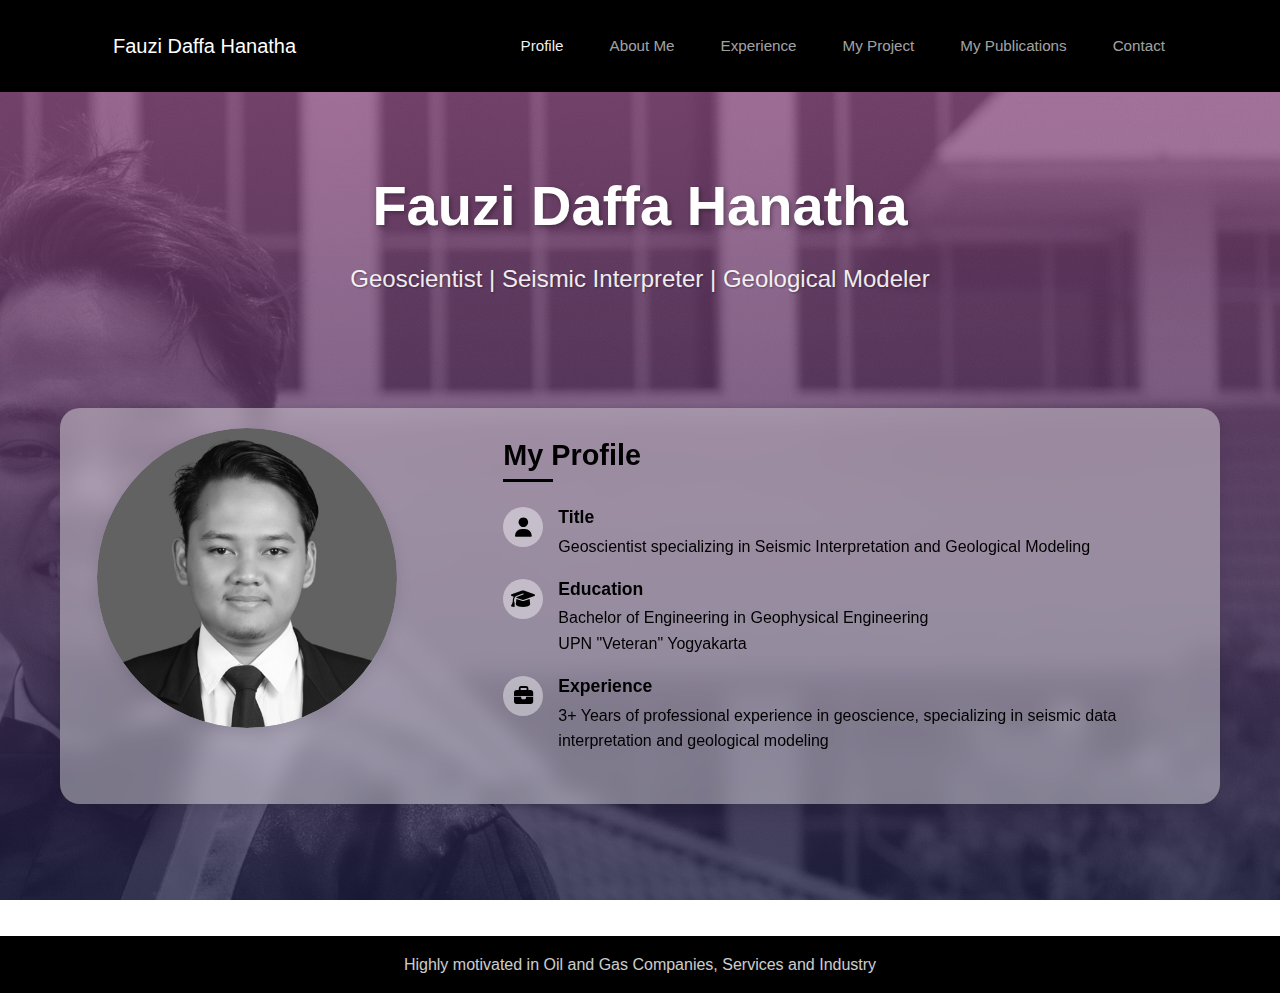
<file: index.html>
<!DOCTYPE html>
<html lang="id">
<head>
    <meta charset="UTF-8">
    <meta name="viewport" content="width=device-width, initial-scale=1.0">
    <title>Profile - Fauzi Daffa Hanatha | Geoscientist</title>
    <link href="https://cdn.jsdelivr.net/npm/bootstrap@5.3.0-alpha3/dist/css/bootstrap.min.css" rel="stylesheet">
    <link rel="stylesheet" href="style.css">
    <script src="https://cdn.jsdelivr.net/npm/bootstrap@5.3.0-alpha3/dist/js/bootstrap.bundle.min.js"></script>
    <link rel="stylesheet" href="https://cdnjs.cloudflare.com/ajax/libs/font-awesome/6.4.0/css/all.min.css">
    <style>
        :root {
            --primary-color: #000000;
            --secondary-color: #000000;
            --accent-color: #000000;
            --light-color: #000000;
            --dark-color: #000000;
            --text-color: #000000;
            --box-shadow: 0 5px 15px rgba(0,0,0,0.1);
            --transition: all 0.3s ease;
        }

        body {
            font-family: 'Aptos', Arial, sans-serif;
            color: var(--text-color);
            line-height: 1.6;
            background: linear-gradient(rgba(155, 76, 135, 0.7), rgba(31, 32, 73, 0.7)), url('Background Profile.jpg');
            background-size: cover;
            background-position: center;
            background-attachment: fixed;
            position: relative;
            min-height: 100vh;
            display: flex;
            flex-direction: column;
        }

        .main-content {
            flex: 1 0 auto;
            padding-bottom: 2rem;
        }

        .bg-dark {
            background-color: #212529 !important;
            position: absolute;
            bottom: 0;
            width: 100%;
        }

        /* Professional Header */
        .professional-header {
            background: transparent;
            color: rgb(255, 255, 255);
            padding: 60px 0 40px;
            text-align: center;
            position: relative;
            animation: fadeIn 1s ease-out;
        }

        .professional-title {
            font-size: 3.5rem;
            font-weight: 700;
            margin-bottom: 20px;
            position: relative;
            color: rgb(255, 255, 255);
            text-shadow: 2px 2px 4px rgba(0,0,0,0.3);
            animation: fadeInUp 1s ease-out 0.2s;
            animation-fill-mode: both;
        }

        .professional-subtitle {
            font-size: 1.5rem;
            font-weight: 300;
            margin-bottom: 30px;
            opacity: 0.9;
            color: white;
            text-shadow: 1px 1px 2px rgba(0,0,0,0.3);
            animation: fadeInUp 1s ease-out 0.4s;
            animation-fill-mode: both;
        }

        /* Profile Section */
        .profile-section {
            padding: 40px 0;
            background: transparent;
        }

        .profile-container {
            max-width: 1200px;
            margin: 0 auto;
            padding: 0 20px;
        }

        .profile-content {
            display: grid;
            grid-template-columns: 1fr 2fr;
            gap: 40px;
            align-items: start;
            background: rgba(255, 255, 255, 0.397);
            border-radius: 20px;
            box-shadow: var(--box-shadow);
            overflow: hidden;
            backdrop-filter: blur(10px);
            margin-bottom: 20px;
            animation: fadeInUp 1s ease-out 0.6s;
            animation-fill-mode: both;
        }

        @media (max-width: 768px) {
            .profile-content {
                grid-template-columns: 1fr;
            }
        }

        .profile-image-container {
            position: relative;
            overflow: hidden;
            border-radius: 50%;
            width: 300px;
            height: 300px;
            margin: 20px auto;
            box-shadow: var(--box-shadow);
        }

        .profile-image {
            width: 100%;
            height: 100%;
            object-fit: cover;
            transition: transform 0.5s ease;
            border-radius: 50%;
        }

        .profile-image-container:hover .profile-image {
            transform: scale(1.05);
        }

        .profile-info {
            padding: 30px;
        }

        .info-section {
            margin-bottom: 20px;
            animation: fadeInUp 1s ease-out 0.8s;
            animation-fill-mode: both;
        }

        .section-title {
            color: var(--primary-color);
            font-size: 1.8rem;
            font-weight: 600;
            margin-bottom: 25px;
            position: relative;
            padding-bottom: 10px;
        }

        .section-title::after {
            content: '';
            position: absolute;
            bottom: 0;
            left: 0;
            width: 50px;
            height: 3px;
            background: var(--secondary-color);
        }

        .info-item {
            display: flex;
            align-items: flex-start;
            margin-bottom: 20px;
        }

        .info-icon {
            width: 40px;
            height: 40px;
            background: rgba(255, 255, 255, 0.432);
            border-radius: 50%;
            display: flex;
            align-items: center;
            justify-content: center;
            margin-right: 15px;
            color: var(--secondary-color);
            font-size: 1.2rem;
            flex-shrink: 0;
        }

        .info-text {
            flex: 1;
        }

        .info-text h4 {
            color: var(--primary-color);
            font-size: 1.1rem;
            font-weight: 600;
            margin-bottom: 5px;
        }

        .info-text p {
            color: var(--text-color);
            margin: 0;
            line-height: 1.6;
        }

        /* Skills Section */
        .skills-section {
            margin-top: 40px;
            animation: fadeInUp 1s ease-out 1s;
            animation-fill-mode: both;
        }

        .skill-item {
            margin-bottom: 25px;
        }

        .skill-header {
            display: flex;
            justify-content: space-between;
            margin-bottom: 10px;
        }

        .skill-name {
            color: var(--primary-color);
            font-weight: 600;
        }

        .skill-percentage {
            color: var(--secondary-color);
            font-weight: 500;
        }

        .skill-bar {
            height: 8px;
            background: rgba(255, 255, 255, 0.6);
            border-radius: 4px;
            overflow: hidden;
        }

        .skill-progress {
            height: 100%;
            background: linear-gradient(90deg, var(--secondary-color), var(--primary-color));
            border-radius: 4px;
            transition: width 1s ease;
        }

        /* Professional Footer */
        footer {
            background: var(--primary-color);
            color: white;
            text-align: center;
            padding: 1rem;
            margin-top: auto;
            width: 100%;
        }

        footer p {
            margin: 0;
            opacity: 0.8;
        }

        /* Navbar Styles */
        .navbar {
            background: #000000 !important;
            padding: 0.5rem 0;
        }
        
        .navbar-brand {
            font-weight: 500;
            font-size: 1.25rem;
            color: var(--text-light) !important;
            padding: 0 1rem;
        }
        
        .navbar-nav .nav-link {
            color: rgba(255, 255, 255, 0.65) !important;
            padding: 1rem 1.25rem;
            font-size: 0.95rem;
            font-weight: 400;
        }

        .navbar-nav .nav-link:hover {
            color: rgba(255, 255, 255, 0.95) !important;
        }

        .navbar-nav .nav-link.active {
            color: rgba(255, 255, 255, 0.95) !important;
            font-weight: 400;
        }

        .navbar-nav .nav-link.active::after {
            display: none;
        }

        /* Animation Keyframes */
        @keyframes fadeInUp {
            from {
                opacity: 0;
                transform: translateY(30px);
            }
            to {
                opacity: 1;
                transform: translateY(0);
            }
        }

        @keyframes fadeIn {
            from {
                opacity: 0;
            }
            to {
                opacity: 1;
            }
        }
    </style>
</head>
<body>
    <!-- Navbar -->
    <nav class="navbar navbar-expand-lg navbar-dark sticky-top">
        <div class="container">
            <a class="navbar-brand" href="#">Fauzi Daffa Hanatha</a>
            <button class="navbar-toggler" type="button" data-bs-toggle="collapse" data-bs-target="#navbarNav">
                <span class="navbar-toggler-icon"></span>
            </button>
            <div class="collapse navbar-collapse" id="navbarNav">
                <ul class="navbar-nav ms-auto">
                    <li class="nav-item"><a class="nav-link active" href="index.html">Profile</a></li>
                    <li class="nav-item"><a class="nav-link" href="profile.html">About Me</a></li>
                    <li class="nav-item"><a class="nav-link" href="experience.html">Experience</a></li>
                    <li class="nav-item"><a class="nav-link" href="projects.html">My Project</a></li>
                    <li class="nav-item"><a class="nav-link" href="publications.html">My Publications</a></li>
                    <li class="nav-item"><a class="nav-link" href="contact.html">Contact</a></li>
                </ul>
            </div>
        </div>
    </nav>

    <main class="main-content">
        <!-- Professional Header -->
        <div class="professional-header">
            <h1 class="professional-title">Fauzi Daffa Hanatha</h1>
            <p class="professional-subtitle">Geoscientist | Seismic Interpreter | Geological Modeler</p>
        </div>

        <!-- Profile Section -->
        <section class="profile-section">
            <div class="profile-container">
                <div class="profile-content">
                    <div class="profile-image-container">
                        <img src="profile-image.jpg" alt="Fauzi Daffa Hanatha" class="profile-image">
                    </div>
                    <div class="profile-info">
                        <div class="info-section">
                            <h2 class="section-title">My Profile</h2>
                            <div class="info-item">
                                <div class="info-icon">
                                    <i class="fas fa-user"></i>
                                </div>
                                <div class="info-text">
                                    <h4>Title</h4>
                                    <p>Geoscientist specializing in Seismic Interpretation and Geological Modeling</p>
                                </div>
                            </div>
                            <div class="info-item">
                                <div class="info-icon">
                                    <i class="fas fa-graduation-cap"></i>
                                </div>
                                <div class="info-text">
                                    <h4>Education</h4>
                                    <p>Bachelor of Engineering in Geophysical Engineering<br>UPN "Veteran" Yogyakarta</p>
                                </div>
                            </div>
                            <div class="info-item">
                                <div class="info-icon">
                                    <i class="fas fa-briefcase"></i>
                                </div>
                                <div class="info-text">
                                    <h4>Experience</h4>
                                    <p>3+ Years of professional experience in geoscience, specializing in seismic data interpretation and geological modeling</p>
                                </div>
                            </div>
                        </div>
                    </div>
                </div>
            </div>
        </section>
    </main>

    <!-- Footer -->
    <footer>
        <p>Highly motivated in Oil and Gas Companies, Services and Industry</p>
    </footer>

    <script src="https://cdn.jsdelivr.net/npm/bootstrap@5.3.0-alpha3/dist/js/bootstrap.bundle.min.js"></script>
</body>
</html>
</file>
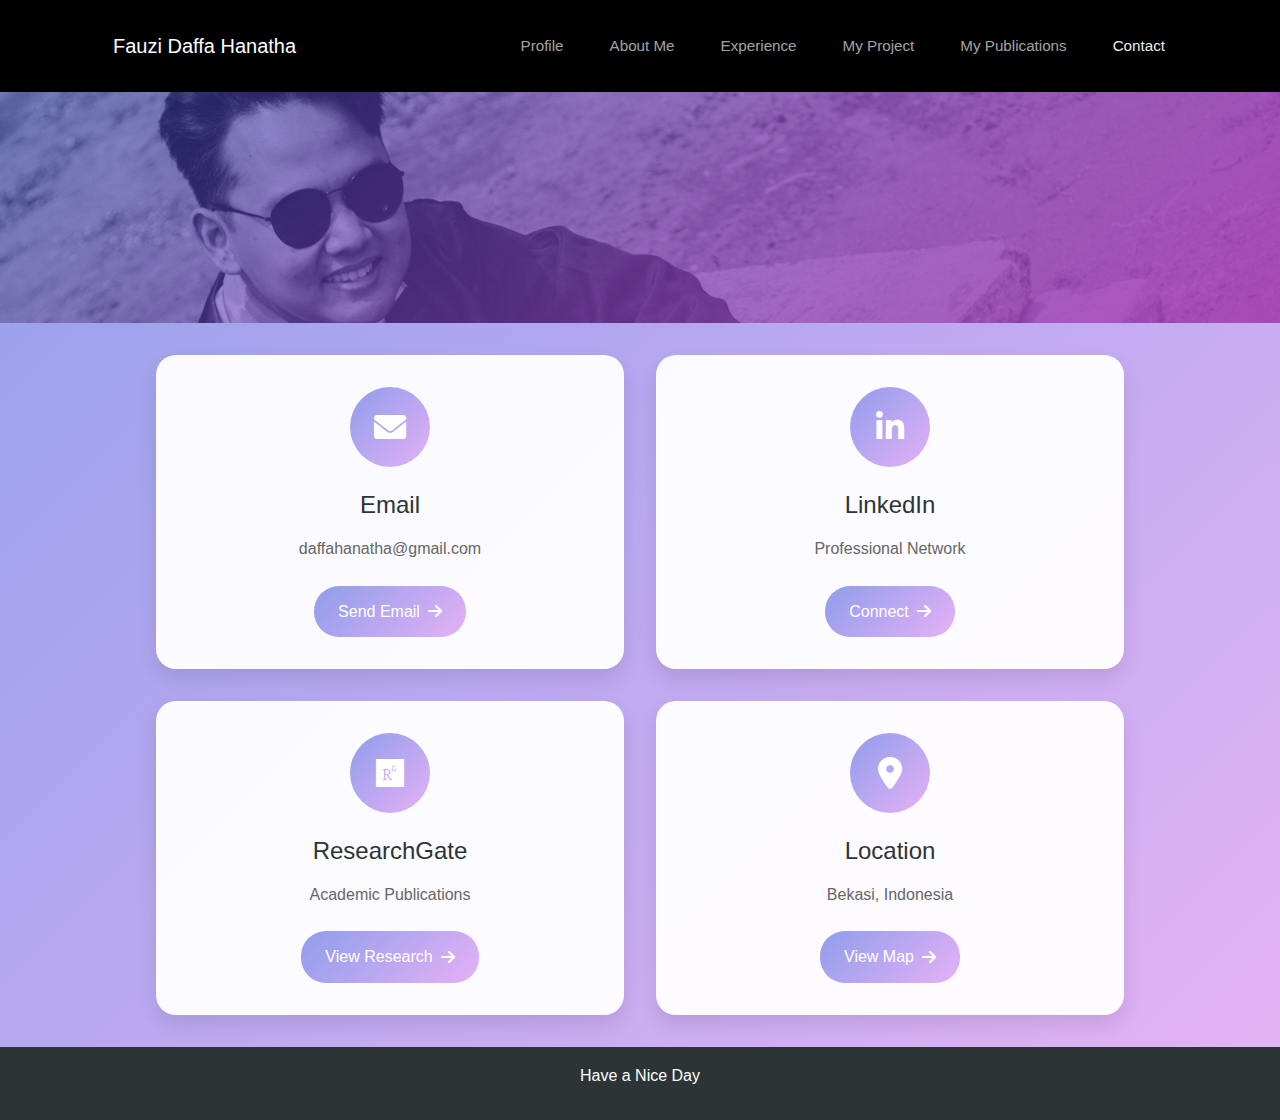
<file: contact.html>
<!DOCTYPE html>
<html lang="id">
<head>
    <meta charset="UTF-8">
    <meta name="viewport" content="width=device-width, initial-scale=1.0">
    <title>Contact - Fauzi Daffa Hanatha</title>
    <link href="https://cdn.jsdelivr.net/npm/bootstrap@5.3.0-alpha3/dist/css/bootstrap.min.css" rel="stylesheet">
    <link rel="stylesheet" href="https://cdnjs.cloudflare.com/ajax/libs/font-awesome/6.0.0/css/all.min.css">
    <link rel="stylesheet" href="style.css">
    <style>
        :root {
            --primary-color: #2d3436;
            --secondary-color: #3498db;
            --accent-color: #cb3ce7;
            --text-light: #ffffff;
            --text-dark: #2d3436;
            --gradient-start: rgba(52, 77, 219, 0.541);
            --gradient-end: rgba(191, 60, 231, 0.39);
        }

        body {
            font-family: 'Aptos', Arial, sans-serif;
            display: flex;
            flex-direction: column;
            min-height: 100vh;
            background: linear-gradient(135deg, var(--gradient-start), var(--gradient-end));
        }

        .navbar {
            background: #000000 !important;
            padding: 0.5rem 0;
        }
        
        .navbar-brand {
            font-weight: 500;
            font-size: 1.25rem;
            color: var(--text-light) !important;
            padding: 0 1rem;
        }
        
        .navbar-nav .nav-link {
            color: rgba(255, 255, 255, 0.65) !important;
            padding: 1rem 1.25rem;
            font-size: 0.95rem;
            font-weight: 400;
        }

        .navbar-nav .nav-link:hover {
            color: rgba(255, 255, 255, 0.95) !important;
        }

        .navbar-nav .nav-link.active {
            color: rgba(255, 255, 255, 0.95) !important;
            font-weight: 400;
        }

        main {
            flex: 1 0 auto;
            padding: 2rem 0;
        }

        .hero-section {
            text-align: center;
            color: white;
            padding: 4rem 0 2rem;
            background: linear-gradient(135deg, rgba(43, 75, 218, 0.4), rgba(168, 63, 182, 0.9)), url('Background Contact.jpg');
            background-size: cover;
            background-position: center;
            position: relative;
            overflow: hidden;
        }

        .hero-content {
            position: relative;
            z-index: 2;
            opacity: 0;
            transform: translateY(30px);
            animation: fadeInUp 1s ease forwards;
        }

        .hero-content h1 {
            font-size: 3rem;
            font-weight: 700;
            margin-bottom: 1rem;
            text-shadow: 2px 2px 4px rgba(0,0,0,0.3);
        }

        .hero-content p {
            font-size: 1.2rem;
            opacity: 0.9;
            max-width: 600px;
            margin: 0 auto;
            line-height: 1.6;
        }

        @keyframes fadeInUp {
            from {
                opacity: 0;
                transform: translateY(30px);
            }
            to {
                opacity: 1;
                transform: translateY(0);
            }
        }

        .contact-grid {
            display: grid;
            grid-template-columns: repeat(2, 1fr);
            gap: 2rem;
            max-width: 1000px;
            margin: 2rem auto;
            padding: 0 1rem;
        }

        .contact-card {
            background: rgba(255, 255, 255, 0.95);
            border-radius: 20px;
            padding: 2rem;
            text-align: center;
            box-shadow: 0 10px 20px rgba(0, 0, 0, 0.1);
        }

        .contact-icon {
            width: 80px;
            height: 80px;
            background: linear-gradient(135deg, var(--gradient-start), var(--gradient-end));
            border-radius: 50%;
            display: flex;
            align-items: center;
            justify-content: center;
            margin: 0 auto 1.5rem;
            color: white;
            font-size: 2rem;
            transition: transform 0.3s ease;
        }

        .contact-card:hover .contact-icon {
            transform: scale(1.1) rotate(360deg);
        }

        .contact-card h3 {
            color: var(--text-dark);
            font-size: 1.5rem;
            margin-bottom: 1rem;
        }

        .contact-card p {
            color: #666;
            margin-bottom: 1.5rem;
        }

        .contact-btn {
            display: inline-flex;
            align-items: center;
            gap: 0.5rem;
            background: linear-gradient(135deg, var(--gradient-start), var(--gradient-end));
            color: white;
            text-decoration: none;
            padding: 0.8rem 1.5rem;
            border-radius: 25px;
            font-weight: 500;
            transition: all 0.3s ease;
        }

        .contact-btn:hover {
            transform: translateX(5px);
        }

        footer {
            background: var(--primary-color);
            color: white;
            text-align: center;
            padding: 1rem;
            margin-top: auto;
        }

        @media (max-width: 768px) {
            .contact-grid {
                grid-template-columns: 1fr;
                max-width: 500px;
            }

            .hero-content h1 {
                font-size: 2.5rem;
            }
        }
    </style>
</head>
<body>
    <!-- Navbar -->
    <nav class="navbar navbar-expand-lg navbar-dark sticky-top">
        <div class="container">
            <a class="navbar-brand" href="#">Fauzi Daffa Hanatha</a>
            <button class="navbar-toggler" type="button" data-bs-toggle="collapse" data-bs-target="#navbarNav">
                <span class="navbar-toggler-icon"></span>
            </button>
            <div class="collapse navbar-collapse" id="navbarNav">
                <ul class="navbar-nav ms-auto">
                    <li class="nav-item"><a class="nav-link" href="index.html">Profile</a></li>
                    <li class="nav-item"><a class="nav-link" href="profile.html">About Me</a></li>
                    <li class="nav-item"><a class="nav-link" href="experience.html">Experience</a></li>
                    <li class="nav-item"><a class="nav-link" href="projects.html">My Project</a></li>
                    <li class="nav-item"><a class="nav-link" href="publications.html">My Publications</a></li>
                    <li class="nav-item"><a class="nav-link active" href="contact.html">Contact</a></li>
                </ul>
            </div>
        </div>
    </nav>
        <!-- Hero Section -->
        <div class="hero-section">
            <div class="container">
                <div class="hero-content">
                    <h1>Contact me</h1>
                    <p>I am happy to hear your ideas or suggestions. Feel free to reach out through any of these channels.</p>
                </div>
            </div>
        </div>

        <!-- Contact Grid -->
        <div class="container">
            <div class="contact-grid">
                <!-- Email -->
                <div class="contact-card">
                    <div class="contact-icon">
                        <i class="fas fa-envelope"></i>
                    </div>
                    <h3>Email</h3>
                    <p>daffahanatha@gmail.com</p>
                    <a href="mailto:daffahanatha@gmail.com" class="contact-btn">
                        Send Email
                        <i class="fas fa-arrow-right"></i>
                    </a>
                </div>

                <!-- LinkedIn -->
                <div class="contact-card">
                    <div class="contact-icon">
                        <i class="fab fa-linkedin-in"></i>
                    </div>
                    <h3>LinkedIn</h3>
                    <p>Professional Network</p>
                    <a href="https://www.linkedin.com/in/fdaffah" class="contact-btn">
                        Connect
                        <i class="fas fa-arrow-right"></i>
                    </a>
                </div>

                <!-- ResearchGate -->
                <div class="contact-card">
                    <div class="contact-icon">
                        <i class="fab fa-researchgate"></i>
                    </div>
                    <h3>ResearchGate</h3>
                    <p>Academic Publications</p>
                    <a href="https://www.researchgate.net/profile/Fauzi-Hanatha" class="contact-btn">
                        View Research
                        <i class="fas fa-arrow-right"></i>
                    </a>
                </div>

                <!-- Location -->
                <div class="contact-card">
                    <div class="contact-icon">
                        <i class="fas fa-map-marker-alt"></i>
                    </div>
                    <h3>Location</h3>
                    <p>Bekasi, Indonesia</p>
                    <a href="https://maps.google.com/?q=Bekasi,Indonesia" class="contact-btn">
                        View Map
                        <i class="fas fa-arrow-right"></i>
                    </a>
                </div>
            </div>
        </div>
    </main>

    <!-- Footer -->
    <footer>
        <p>Have a Nice Day</p>
    </footer>

    <script src="https://cdn.jsdelivr.net/npm/bootstrap@5.3.0-alpha3/dist/js/bootstrap.bundle.min.js"></script>
</body>
</html>
</file>
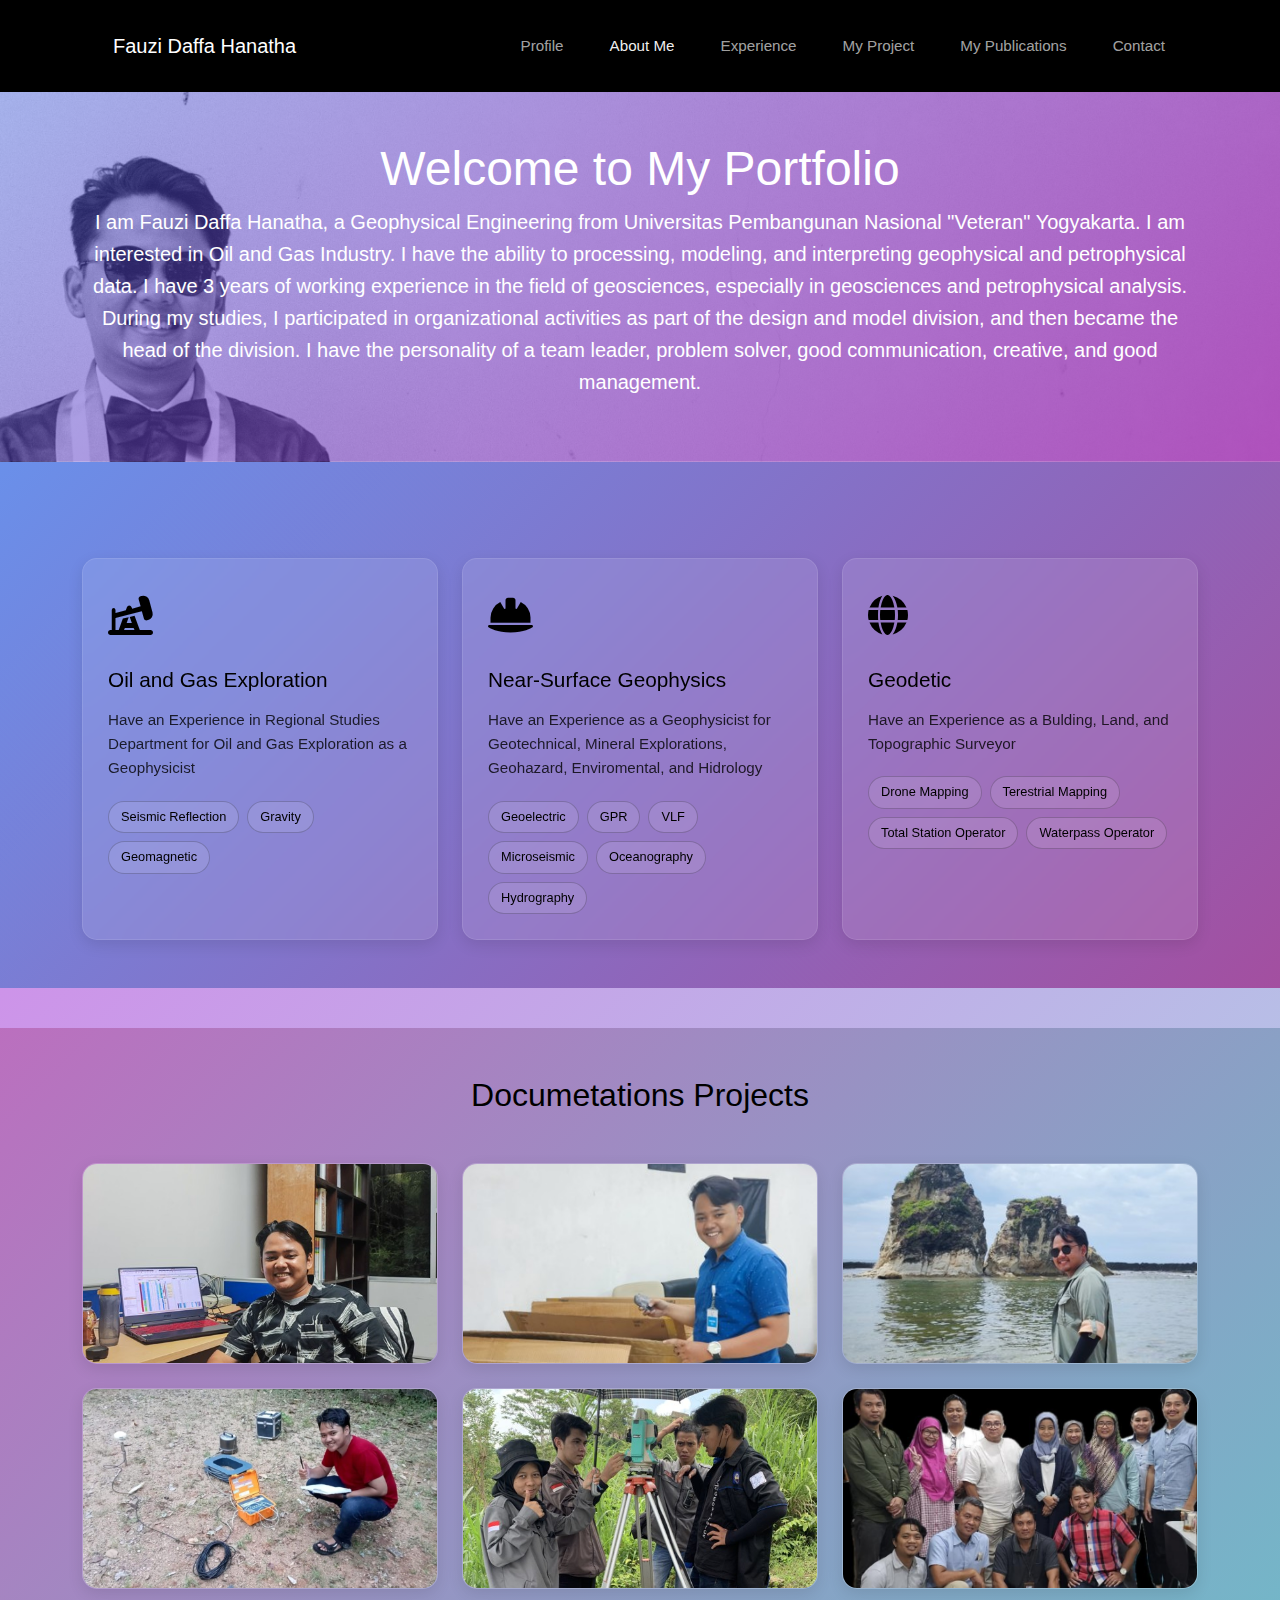
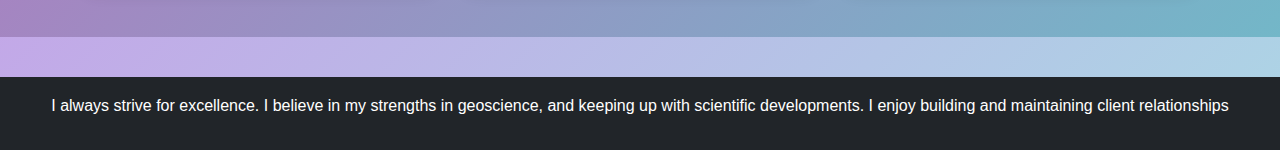
<file: profile.html>
<!DOCTYPE html>
<html lang="id">
<head>
    <meta charset="UTF-8">
    <meta name="viewport" content="width=device-width, initial-scale=1.0">
    <title>Portofolio Saya</title>
    <link href="https://cdn.jsdelivr.net/npm/bootstrap@5.3.0-alpha3/dist/css/bootstrap.min.css" rel="stylesheet">
    <link rel="stylesheet" href="style.css">
    <link rel="stylesheet" href="https://cdnjs.cloudflare.com/ajax/libs/font-awesome/6.4.0/css/all.min.css">
    <script src="https://cdn.jsdelivr.net/npm/bootstrap@5.3.0-alpha3/dist/js/bootstrap.bundle.min.js"></script>
    <style>
/* Navbar Styles */
.navbar {
            background: #000000 !important;
            padding: 0.5rem 0;
        }
        
        .navbar-brand {
            font-weight: 500;
            font-size: 1.25rem;
            color: var(--text-light) !important;
            padding: 0 1rem;
        }
        
        .navbar-nav .nav-link {
            color: rgba(255, 255, 255, 0.65) !important;
            padding: 1rem 1.25rem;
            font-size: 0.95rem;
            font-weight: 400;
        }

        .navbar-nav .nav-link:hover {
            color: rgba(255, 255, 255, 0.95) !important;
        }

        .navbar-nav .nav-link.active {
            color: rgba(255, 255, 255, 0.95) !important;
            font-weight: 400;
        }

        .navbar-nav .nav-link.active::after {
            display: none;
        }

        /* Hero Section Animation */
        @keyframes fadeInUp {
            from {
                opacity: 0;
                transform: translateY(30px);
            }
            to {
                opacity: 1;
                transform: translateY(0);
            }
        }

        /* Skills Section Styles */
        .skills-section {
            position: relative;
            overflow: hidden;
        }

        .skill-card {
            background: rgba(255, 255, 255, 0.1);
            backdrop-filter: blur(10px);
            border-radius: 15px;
            padding: 25px;
            height: 100%;
            box-shadow: 0 5px 15px rgba(0,0,0,0.1);
            transition: all 0.3s ease;
            position: relative;
            overflow: hidden;
            border: 1px solid rgba(255, 255, 255, 0.1);
        }

        .skill-card:hover {
            transform: translateY(-5px);
            box-shadow: 0 15px 30px rgba(0,0,0,0.15);
            background: rgba(255, 255, 255, 0.15);
        }

        .skill-icon {
            font-size: 2.5rem;
            color: rgb(0, 0, 0);
            margin-bottom: 20px;
            transition: all 0.3s ease;
        }

        .skill-card:hover .skill-icon {
            transform: scale(1.1);
            color: rgb(0, 0, 0);
        }

        .skill-card h3 {
            font-size: 1.3rem;
            margin-bottom: 15px;
            color: rgb(0, 0, 0);
        }

        .skill-card p {
            color: rgba(0, 0, 0, 0.8);
            line-height: 1.6;
            margin-bottom: 20px;
            font-size: 0.95rem;
        }

        .skill-tags {
            display: flex;
            flex-wrap: wrap;
            gap: 8px;
        }

        .tag {
            background: rgba(255, 255, 255, 0.1);
            color: rgb(0, 0, 0);
            padding: 5px 12px;
            border-radius: 20px;
            font-size: 0.8rem;
            transition: all 0.3s ease;
            border: 1px solid rgba(0, 0, 0, 0.2);
        }

        .skill-card:hover .tag {
            background: rgba(255, 255, 255, 0.2);
        }

        /* Project Gallery Styles */
        .project-gallery {
            position: relative;
            overflow: hidden;
        }

        .project-card {
            background: rgba(255, 255, 255, 0.1);
            backdrop-filter: blur(10px);
            border-radius: 15px;
            overflow: hidden;
            box-shadow: 0 5px 15px rgba(0,0,0,0.1);
            transition: all 0.3s ease;
            height: 100%;
            border: 1px solid rgba(255, 255, 255, 0.1);
        }

        .project-card:hover {
            transform: translateY(-10px);
            box-shadow: 0 15px 30px rgba(0,0,0,0.2);
            background: rgba(255, 255, 255, 0.15);
        }

        .project-image {
            position: relative;
            overflow: hidden;
            aspect-ratio: 16/9;
        }

        .project-image img {
            width: 100%;
            height: 100%;
            object-fit: cover;
            transition: all 0.5s ease;
        }

        .project-card:hover .project-image img {
            transform: scale(1.1);
        }

        .project-overlay {
            position: absolute;
            top: 0;
            left: 0;
            width: 100%;
            height: 100%;
            background: linear-gradient(to bottom, rgba(0,0,0,0.7), rgba(0,0,0,0.9));
            display: flex;
            align-items: center;
            justify-content: center;
            opacity: 0;
            transition: all 0.3s ease;
            padding: 20px;
        }

        .project-card:hover .project-overlay {
            opacity: 1;
        }

        .project-content {
            text-align: center;
            color: white;
            transform: translateY(20px);
            transition: all 0.3s ease;
        }

        .project-card:hover .project-content {
            transform: translateY(0);
        }

        .project-content h3 {
            font-size: 1.5rem;
            margin-bottom: 10px;
            color: white;
        }

        .project-content p {
            font-size: 1rem;
            margin-bottom: 20px;
            opacity: 0.9;
        }

        .project-btn {
            display: inline-block;
            padding: 10px 25px;
            background: transparent;
            color: white;
            border: 2px solid white;
            border-radius: 30px;
            text-decoration: none;
            transition: all 0.3s ease;
            font-weight: 500;
        }

        .project-btn:hover {
            background: white;
            color: #333;
        }

        /* Responsive Styles */
        @media (max-width: 768px) {
            .skill-card, .project-card {
                margin-bottom: 20px;
            }
            
            .project-content h3 {
                font-size: 1.2rem;
            }
            
            .project-content p {
                font-size: 0.9rem;
            }
        }
    </style>
</head>
<body>
    <!-- Navbar -->
    <nav class="navbar navbar-expand-lg navbar-dark bg-dark sticky-top">
        <div class="container">
            <a class="navbar-brand" href="#">Fauzi Daffa Hanatha</a>
            <button class="navbar-toggler" type="button" data-bs-toggle="collapse" data-bs-target="#navbarNav">
                <span class="navbar-toggler-icon"></span>
            </button>
            <div class="collapse navbar-collapse" id="navbarNav">
                <ul class="navbar-nav ms-auto">
                    <li class="nav-item"><a class="nav-link" href="index.html">Profile</a></li>
                    <li class="nav-item"><a class="nav-link active" href="profile.html">About Me</a></li>
                    <li class="nav-item"><a class="nav-link" href="experience.html">Experience</a></li>
                    <li class="nav-item"><a class="nav-link" href="projects.html">My Project</a></li>
                    <li class="nav-item"><a class="nav-link" href="publications.html">My Publications</a></li>
                    <li class="nav-item"><a class="nav-link" href="contact.html">Contact</a></li>
                </ul>
            </div>
        </div>
    </nav>

    <!-- Hero Section -->
    <div class="text-center bg-light py-5" style="background: linear-gradient(135deg, rgba(43, 75, 218, 0.4), rgba(168, 63, 182, 0.9)), url('Background Index.jpg'); background-size: cover; background-position: center; color: rgb(255, 255, 255);">
        <div class="container">
            <div class="hero-content" style="animation: fadeInUp 1s ease-out;">
                <h1 style="animation: fadeInUp 1s ease-out 0.2s; animation-fill-mode: both; font-size: 48px;">Welcome to My Portfolio</h1>
                <p style="animation: fadeInUp 1s ease-out 0.4s; animation-fill-mode: both; font-size: 20px;">I am Fauzi Daffa Hanatha, a Geophysical Engineering from Universitas Pembangunan Nasional "Veteran" Yogyakarta. I am interested in Oil and Gas Industry. I have the ability to processing, modeling, and interpreting geophysical and petrophysical data. I have 3 years of working experience in the field of geosciences, especially in geosciences and petrophysical analysis. During my studies, I participated in organizational activities as part of the design and model division, and then became the head of the division. I have the personality of a team leader, problem solver, good communication, creative, and good management.</p>
            </div>
        </div>
    </div>

    <!-- Skills Section -->
    <section class="skills-section py-5" style="background: linear-gradient(135deg, rgba(102, 144, 234, 0.97), rgba(162, 75, 158, 0.97)), repeating-linear-gradient(45deg, rgba(255,255,255,0.05) 0px, rgba(255,255,255,0.05) 2px, transparent 2px, transparent 4px);">
        <div class="container">
            <h2 class="text-center mb-5" style="color: rgb(0, 0, 0);"></h2>
            <div class="row g-4">
                <!-- Skill 1 -->
                <div class="col-md-4">
                    <div class="skill-card">
                        <div class="skill-icon">
                            <i class="fas fa-oil-well"></i>
                        </div>
                        <h3>Oil and Gas Exploration</h3>
                        <p>Have an Experience in Regional Studies Department for Oil and Gas Exploration as a Geophysicist</p>
                        <div class="skill-tags">
                            <span class="tag">Seismic Reflection</span>
                            <span class="tag">Gravity </span>
                            <span class="tag">Geomagnetic </span>
                        </div>
                    </div>
                </div>

                <!-- Skill 2 -->
                <div class="col-md-4">
                    <div class="skill-card">
                        <div class="skill-icon">
                            <i class="fas fa-hard-hat"></i>
                        </div>
                        <h3>Near-Surface Geophysics</h3>
                        <p>Have an Experience as a Geophysicist for Geotechnical, Mineral Explorations, Geohazard, Enviromental, and Hidrology </p>
                        <div class="skill-tags">
                            <span class="tag">Geoelectric</span>
                            <span class="tag">GPR</span>
                            <span class="tag">VLF</span>
                            <span class="tag">Microseismic</span>
                            <span class="tag">Oceanography</span>
                            <span class="tag">Hydrography</span>
                        </div>
                    </div>
                </div>

                <!-- Skill 3 -->
                <div class="col-md-4">
                    <div class="skill-card">
                        <div class="skill-icon">
                            <i class="fas fa-globe"></i>
                        </div>
                        <h3>Geodetic</h3>
                        <p>Have an Experience as a Bulding, Land, and Topographic Surveyor</p>
                        <div class="skill-tags">
                            <span class="tag">Drone Mapping</span>
                            <span class="tag">Terestrial Mapping</span>
                            <span class="tag">Total Station Operator</span>
                            <span class="tag">Waterpass Operator</span>
                        </div>
                    </div>
                </div>
            </div>
        </div>
    </section>

    <!-- Project Gallery Section -->
    <section class="project-gallery py-5" style="background: linear-gradient(135deg, rgba(186, 110, 189, 0.97), rgba(113, 182, 199, 0.97)), radial-gradient(circle at top right, rgba(255,255,255,0.1) 0%, transparent 60%);">
        <div class="container">
            <h2 class="text-center mb-5" style="color: rgb(0, 0, 0);">Documetations Projects</h2>
            <div class="row g-4">
                <!-- Project 1 -->
                <div class="col-md-6 col-lg-4">
                    <div class="project-card">
                        <div class="project-image">
                            <img src="Project1.jpg" alt="Seismic Data Processing" class="img-fluid">
                            <div class="project-overlay">
                                <div class="project-content">
                                    <h3>Seismic Data Processing</h3>
                                    <p>Advanced seismic data processing and interpretation techniques</p>
                                    <a href="projects.html" class="project-btn">View Details</a>
                                </div>
                            </div>
                        </div>
                    </div>
                </div>

                <!-- Project 2 -->
                <div class="col-md-6 col-lg-4">
                    <div class="project-card">
                        <div class="project-image">
                            <img src="Project2.jpg" alt="Carbonate Reservoir Study" class="img-fluid">
                            <div class="project-overlay">
                                <div class="project-content">
                                    <h3>Core Visit</h3>
                                    <p>Analyzing rock core samples directly</p>
                                    <a href="projects.html" class="project-btn">View Details</a>
                                </div>
                            </div>
                        </div>
                    </div>
                </div>

                <!-- Project 3 -->
                <div class="col-md-6 col-lg-4">
                    <div class="project-card">
                        <div class="project-image">
                            <img src="Project3.jpg" alt="GIS Mapping Project" class="img-fluid">
                            <div class="project-overlay">
                                <div class="project-content">
                                    <h3>Carbonate Reservoir Study</h3>
                                    <p>Comprehensive study of carbonate reservoir characteristics</p>
                                    <a href="projects.html" class="project-btn">View Details</a>
                                </div>
                            </div>
                        </div>
                    </div>
                </div>

                <!-- Project  4-->
                <div class="col-md-6 col-lg-4">
                    <div class="project-card">
                        <div class="project-image">
                            <img src="Project4.jpg" alt="GIS Mapping Project" class="img-fluid">
                            <div class="project-overlay">
                                <div class="project-content">
                                    <h3>Mitigations</h3>
                                    <p>Geophysical survey for disaster mitigation efforts</p>
                                    <a href="projects.html" class="project-btn">View Details</a>
                                </div>
                            </div>
                        </div>
                    </div>
                </div>

                <!-- Project  4-->
                <div class="col-md-6 col-lg-4">
                    <div class="project-card">
                        <div class="project-image">
                            <img src="Project5.jpg" alt="GIS Mapping Project" class="img-fluid">
                            <div class="project-overlay">
                                <div class="project-content">
                                    <h3>GIS Mapping Project</h3>
                                    <p>Topographic mapping to measure differences in elevation above a structure</p>
                                    <a href="projects.html" class="project-btn">View Details</a>
                                </div>
                            </div>
                        </div>
                    </div>
                </div>

                <!-- Project  4-->
                <div class="col-md-6 col-lg-4">
                    <div class="project-card">
                        <div class="project-image">
                            <img src="Project6.jpg" alt="GIS Mapping Project" class="img-fluid">
                            <div class="project-overlay">
                                <div class="project-content">
                                    <h3>Oil and Gas Explorations</h3>
                                    <p>With GDA I participated in oil and gas exploration studies as a Jr. Geophysicist</p>
                                    <a href="projects.html" class="project-btn">View Details</a>
                                </div>
                            </div>
                        </div>
                    </div>
                </div>
            </div>
        </div>
    </section>

    <!-- Footer -->
    <footer class="bg-dark text-white text-center py-3">
        <p>I always strive for excellence. I believe in my strengths in geoscience, and keeping up with scientific developments. I enjoy building and maintaining client relationships</p>
    </footer>
</body>
</html>
</file>
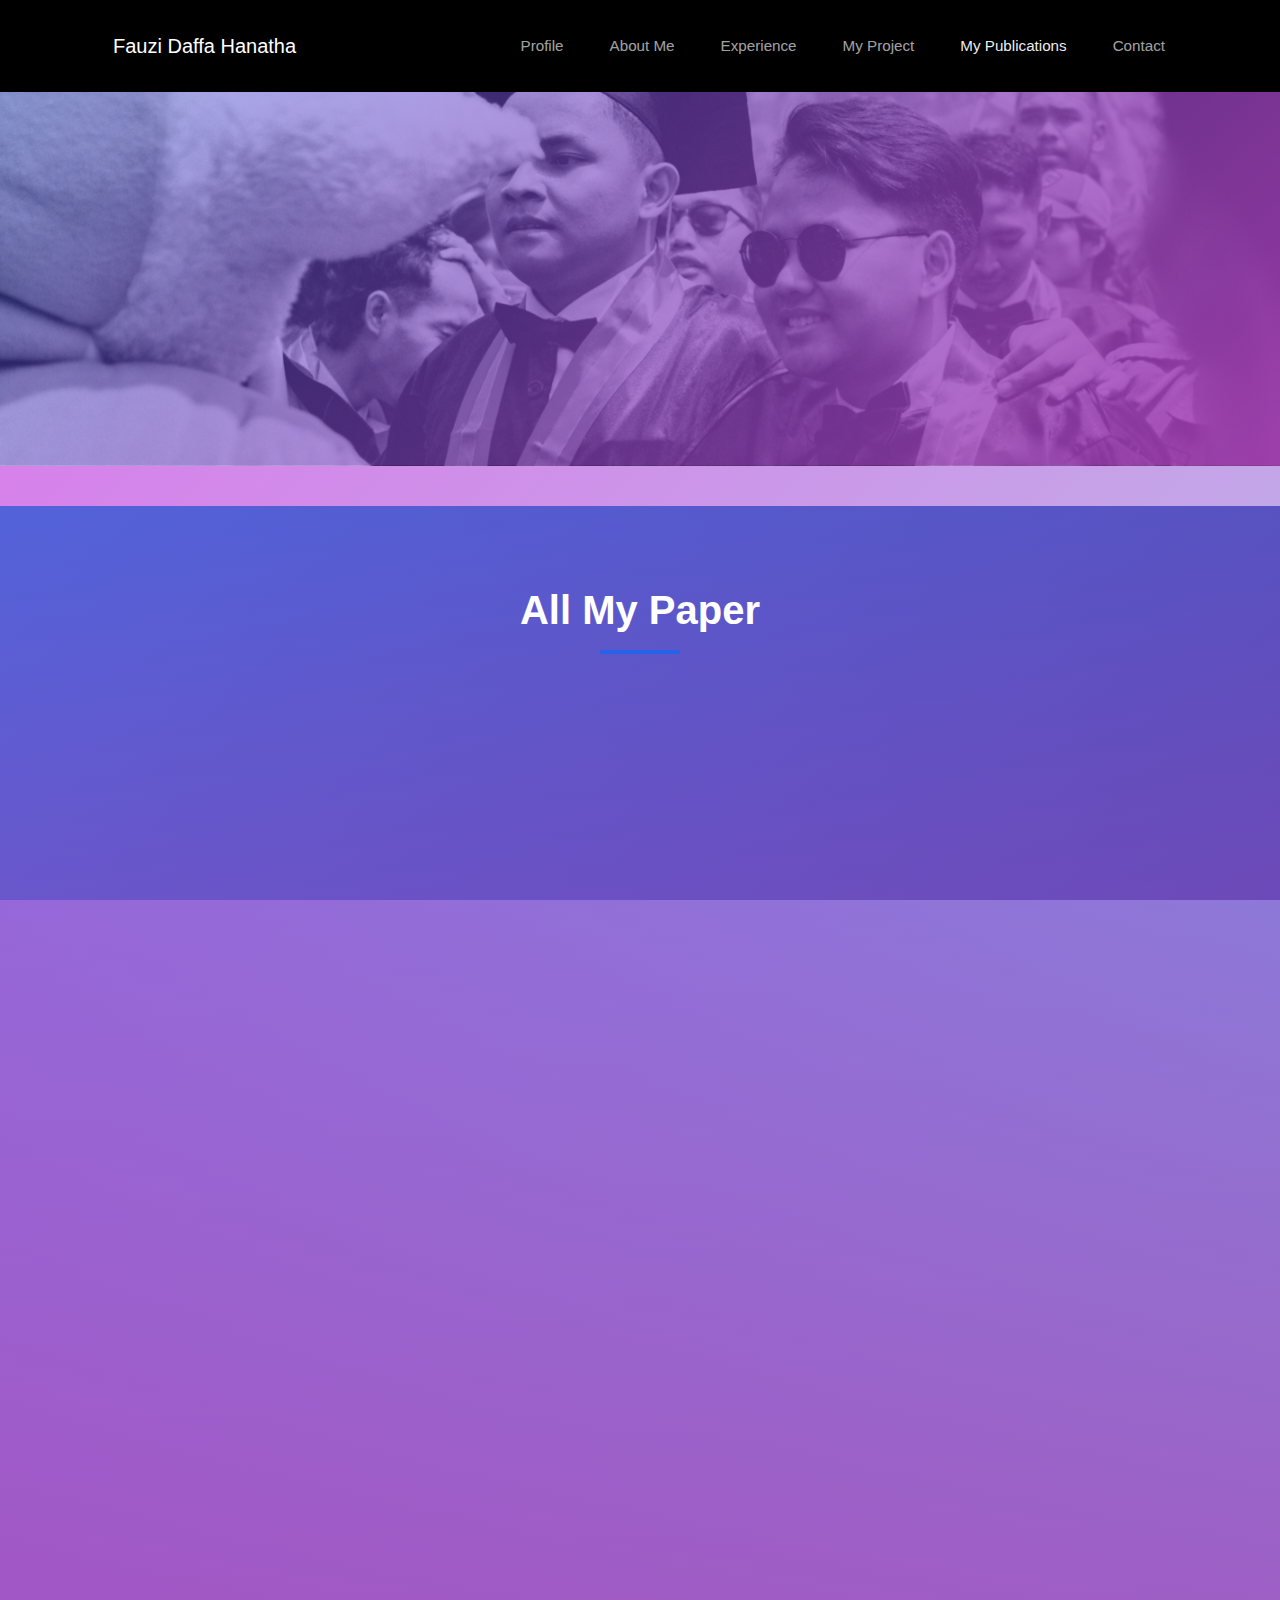
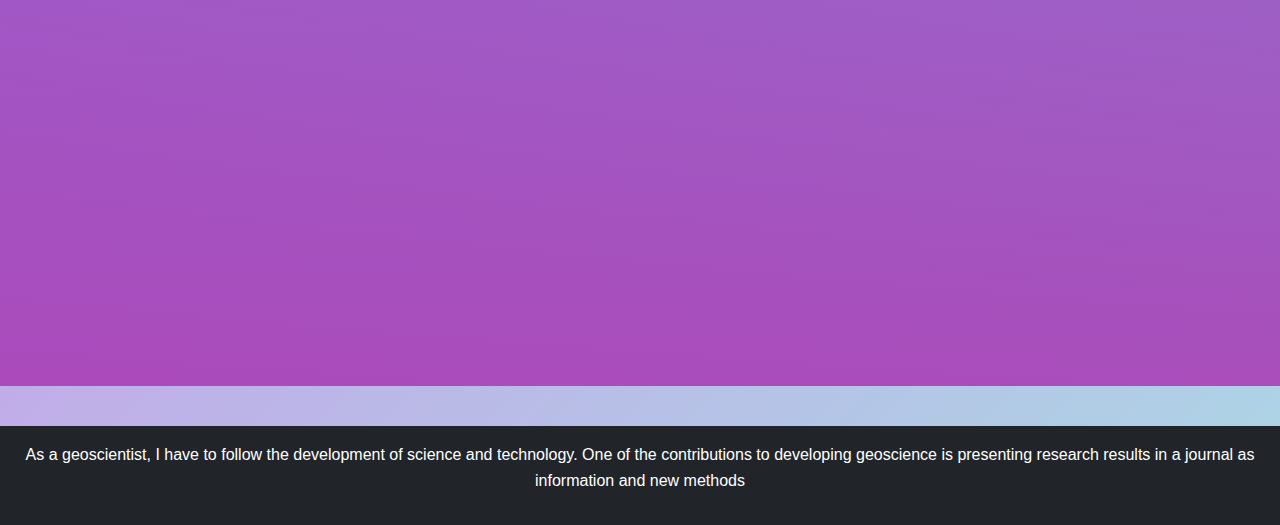
<file: publications.html>
<!DOCTYPE html>
<html lang="id">
<head>
  <meta charset="UTF-8">
  <meta name="viewport" content="width=device-width, initial-scale=1.0">
  <title>Publikasi - Fauzi Daffa Hanatha</title>
  <link href="https://cdn.jsdelivr.net/npm/bootstrap@5.3.0-alpha3/dist/css/bootstrap.min.css" rel="stylesheet">
  <link rel="stylesheet" href="style.css">
  <link rel="stylesheet" href="https://cdnjs.cloudflare.com/ajax/libs/font-awesome/6.4.0/css/all.min.css">
  <script src="https://cdn.jsdelivr.net/npm/bootstrap@5.3.0-alpha3/dist/js/bootstrap.bundle.min.js"></script>
  <style>
    
/* Hero Section Animation */
.hero-section {
            position: relative;
            overflow: hidden;
            background: linear-gradient(135deg, rgba(43, 75, 218, 0.4), rgba(168, 63, 182, 0.9)), url('Background Publications.jpg');
            background-size: cover;
            background-position: center;
            color: white;
            padding: 100px 0;
            text-align: center;
        }

        .hero-content {
            position: relative;
            z-index: 2;
            opacity: 0;
            transform: translateY(30px);
            animation: fadeInUp 1s ease forwards;
        }

        .hero-content h1 {
            font-family: 'Aptos', Arial, sans-serif;
            font-size: 48px;
            font-weight: 700;
            margin-bottom: 20px;
            text-shadow: 2px 2px 4px rgba(0,0,0,0.3);
        }

        .hero-content p {
            font-family: 'Aptos', Arial, sans-serif;
            font-size: 20px;
            max-width: 800px;
            margin: 0 auto;
            opacity: 0.9;
            line-height: 1.6;
        }

        @keyframes fadeInUp {
            from {
                opacity: 0;
                transform: translateY(30px);
            }
            to {
                opacity: 1;
                transform: translateY(0);
            }
        }

/* Navbar Styles */
.navbar {
            background: #000000 !important;
            padding: 0.5rem 0;
        }
        
        .navbar-brand {
            font-family: 'Aptos', Arial, sans-serif;
            font-weight: 500;
            font-size: 1.25rem;
            color: var(--text-light) !important;
            padding: 0 1rem;
        }
        
        .navbar-nav .nav-link {
            font-family: 'Aptos', Arial, sans-serif;
            color: rgba(255, 255, 255, 0.65) !important;
            padding: 1rem 1.25rem;
            font-size: 0.95rem;
            font-weight: 400;
        }

        .navbar-nav .nav-link:hover {
            color: rgba(255, 255, 255, 0.95) !important;
        }

        .navbar-nav .nav-link.active {
            color: rgba(255, 255, 255, 0.95) !important;
            font-weight: 400;
        }

        .navbar-nav .nav-link.active::after {
            display: none;
        }

    :root {
      --bg-primary: #0f172a;
      --bg-secondary: #1e293b;
      --bg-card: #334155;
      --border-color: #475569;
      --text-primary: #f8fafc;
      --text-secondary: #cbd5e1;
      --text-muted: #94a3b8;
      --accent-color: #2563eb;
      --accent-light: rgba(37, 99, 235, 0.2);
    }
    
    * {
      margin: 0;
      padding: 0;
      box-sizing: border-box;
    }
    
    .publications-section {
      padding: 5rem 1rem;
      background: linear-gradient(135deg, rgba(102, 126, 234, 0.97), rgba(118, 75, 162, 0.97));
      background-size: cover;
      background-position: center;
      background-attachment: fixed;
      position: relative;
    }
    
    .publications-section::before {
      content: '';
      position: absolute;
      top: 0;
      left: 0;
      right: 0;
      bottom: 0;
      background: linear-gradient(to bottom, rgba(43, 75, 218, 0.4), rgba(168, 63, 182, 0.9));
      z-index: 1;
    }
    
    .publications-content {
      position: relative;
      z-index: 2;
    }
    
    .section-header {
      text-align: center;
      margin-bottom: 3rem;
    }
    
    .section-title {
      font-family: 'Aptos', Arial, sans-serif;
      font-size: 2.25rem;
      font-weight: 700;
      margin-bottom: 1rem;
      color: white;
    }
    
    .section-divider {
      height: 4px;
      width: 80px;
      background-color: var(--accent-color);
      border-radius: 2px;
      margin: 0 auto;
    }
    
    .publications-grid {
      display: grid;
      grid-template-columns: repeat(1, 1fr);
      gap: 1.5rem;
    }
    
    .publication-card {
      background-color: rgba(255, 255, 255, 0.8);
      backdrop-filter: blur(10px);
      border: 1px solid rgba(255, 255, 255, 0.1);
      border-radius: 0.5rem;
      overflow: hidden;
      transition: all 0.3s ease;
      box-shadow: 0 4px 6px -1px rgba(0, 0, 0, 0.1), 0 2px 4px -1px rgba(0, 0, 0, 0.06);
      animation: fadeIn 0.5s ease forwards;
      opacity: 0;
    }
    
    .publication-card:hover {
      transform: translateY(-5px);
      box-shadow: 0 10px 15px -3px rgba(0, 0, 0, 0.1), 0 4px 6px -2px rgba(0, 0, 0, 0.05);
      background: rgba(255, 255, 255, 0.9);
    }
    
    .publication-content {
      padding: 1.5rem;
    }
    
    .publication-header {
      display: flex;
      align-items: flex-start;
      gap: 1rem;
      margin-bottom: 1rem;
    }
    
    .publication-icon {
      flex-shrink: 0;
      display: flex;
      align-items: center;
      justify-content: center;
      width: 3rem;
      height: 3rem;
      background-color: rgba(255, 255, 255, 0.8);
      color: rgb(0, 0, 0);
      border-radius: 50%;
    }
    
    .publication-title {
      font-family: 'Aptos', Arial, sans-serif;
      font-size: 1.125rem;
      font-weight: 600;
      color: rgb(0, 0, 0);
      margin-bottom: 0.5rem;
      line-height: 1.4;
    }
    
    .publication-date {
      font-family: 'Aptos', Arial, sans-serif;
      display: flex;
      align-items: center;
      font-size: 0.875rem;
      color: rgb(0, 0, 0);
      margin-bottom: 0.75rem;
    }
    
    .publication-date i {
      margin-right: 0.5rem;
      color: rgb(0, 0, 0);
    }
    
    .publication-journal {
      font-family: 'Aptos', Arial, sans-serif;
      font-size: 0.875rem;
      color: rgb(0, 0, 0);
    }
    
    @media (min-width: 768px) {
      .section-title {
        font-size: 2.5rem;
      }
      
      .publication-header {
        align-items: center;
      }

      .publications-grid {
        grid-template-columns: repeat(2, 1fr);
      }
    }

    @media (min-width: 992px) {
      .publications-grid {
        grid-template-columns: repeat(3, 1fr);
      }
    }
    
    /* Animasi tambahan */
    @keyframes fadeIn {
      from { opacity: 0; transform: translateY(20px); }
      to { opacity: 1; transform: translateY(0); }
    }
    
    .publication-card:nth-child(1) { animation-delay: 0.1s; }
    .publication-card:nth-child(2) { animation-delay: 0.2s; }
    .publication-card:nth-child(3) { animation-delay: 0.3s; }
    .publication-card:nth-child(4) { animation-delay: 0.4s; }
    .publication-card:nth-child(5) { animation-delay: 0.5s; }
    .publication-card:nth-child(6) { animation-delay: 0.6s; }
    .publication-card:nth-child(7) { animation-delay: 0.7s; }
  </style>
</head>

<body>
    <!-- Navbar -->
    <nav class="navbar navbar-expand-lg navbar-dark bg-dark sticky-top">
        <div class="container">
            <a class="navbar-brand" href="#">Fauzi Daffa Hanatha</a>
            <button class="navbar-toggler" type="button" data-bs-toggle="collapse" data-bs-target="#navbarNav">
                <span class="navbar-toggler-icon"></span>
            </button>
            <div class="collapse navbar-collapse" id="navbarNav">
                <ul class="navbar-nav ms-auto">
                    <li class="nav-item"><a class="nav-link" href="index.html">Profile</a></li>
                    <li class="nav-item"><a class="nav-link" href="profile.html">About Me</a></li>
                    <li class="nav-item"><a class="nav-link" href="experience.html">Experience</a></li>
                    <li class="nav-item"><a class="nav-link" href="projects.html">My Project</a></li>
                    <li class="nav-item"><a class="nav-link active" href="publications.html">My Publications</a></li>
                    <li class="nav-item"><a class="nav-link" href="contact.html">Contact</a></li>
                </ul>
            </div>
        </div>
    </nav>

    <!-- Hero Section -->
    <section class="hero-section">
        <div class="container">
            <div class="hero-content">
                <h1>My Publications</h1>
                <p>Below you will find all of my written works, scientific articles, books, and other publications that I have produced. Each work is the result of my commitment to research, innovation, and dedication in my field</p>
            </div>
        </div>
    </section>

    <!-- Hero Section -->
    <section class="publications-section">
        <div class="container publications-content">
            <div class="section-header">
                <h2 class="section-title">All My Paper</h2>
                <div class="section-divider"></div>
            </div>
            
            <div class="publications-grid">
                <!-- Publikasi 1 -->
                <div class="publication-card">
                    <div class="publication-content">
                        <div class="publication-header">
                            <div class="publication-icon">
                                <i class="fas fa-file-alt fa-lg"></i>
                            </div>
                            <div>
                                <h3 class="publication-title">Identification Of Submergence Prone Zone Based On HVSR And Ground Shear Parameters Strain In Pindul Cave Area</h3>
                                <div class="publication-date">
                                    <i class="fas fa-calendar-alt"></i>
                                    <span>Published: 3-Dec-2022</span>
                                </div>
                                <p class="publication-journal">
                                    Published by Geoscientific Journals
                                </p>
                                <a href="https://iptek.its.ac.id/index.php/geosaintek/article/view/14395" class="btn btn-outline-dark btn-sm mt-2">View Paper</a>
                            </div>
                        </div>
                    </div>
                </div>

                <!-- Publikasi 2 -->
                <div class="publication-card">
                    <div class="publication-content">
                        <div class="publication-header">
                            <div class="publication-icon">
                                <i class="fas fa-file-alt fa-lg"></i>
                            </div>
                            <div>
                                <h3 class="publication-title">Analysis Of Soil And Rock Strength Using Vs30 Value And Ground Shear Strain Based On Microtremor Data In The Pindul Cave Area, Gunung Kidul, Yogyakarta</h3>
                                <div class="publication-date">
                                    <i class="fas fa-calendar-alt"></i>
                                    <span>Published: 1-Apr-2023</span>
                                </div>
                                <p class="publication-journal">
                                    Published by Geoscientific Journals
                                </p>
                                <a href="https://iptek.its.ac.id/index.php/geosaintek/article/view/16257" class="btn btn-outline-dark btn-sm mt-2">View Paper</a>
                            </div>
                        </div>
                    </div>
                </div>

                <!-- Publikasi 3 -->
                <div class="publication-card">
                    <div class="publication-content">
                        <div class="publication-header">
                            <div class="publication-icon">
                                <i class="fas fa-file-alt fa-lg"></i>
                            </div>
                            <div>
                                <h3 class="publication-title">Identification Of Subsurface Structure Based On Gravity Inversion And Euler Deconvolution In Imogiri District, Yogyakarta</h3>
                                <div class="publication-date">
                                    <i class="fas fa-calendar-alt"></i>
                                    <span>Published: 7-Dec-2023</span>
                                </div>
                                <p class="publication-journal">
                                    Published by Wahana Physics: Physics And Its Application Journal
                                </p>
                                <a href="https://ejournal.upi.edu/index.php/wafi/article/view/62756" class="btn btn-outline-dark btn-sm mt-2">View Paper</a>
                            </div>
                        </div>
                    </div>
                </div>
                
                <!-- Publikasi 4 -->
                <div class="publication-card">
                    <div class="publication-content">
                        <div class="publication-header">
                            <div class="publication-icon">
                                <i class="fas fa-file-alt fa-lg"></i>
                            </div>
                            <div>
                                <h3 class="publication-title">Multiple Attribute Well Interpolator; Theory and Tutorials Using Hampson-Russell Suite 10.0.2 Ind</h3>
                                <div class="publication-date">
                                    <i class="fas fa-calendar-alt"></i>
                                    <span>Published: 10-Dec-2023</span>
                                </div>
                                <p class="publication-journal">
                                    Published by https://www.researchgate.net
                                </p>
                                <a href="https://www.researchgate.net/publication/376375457_Multiple_Attribute_Well_Interpolator_Theory_and_Tutorials_Using_Hampson-Russell_Suite_1002_Ind" class="btn btn-outline-dark btn-sm mt-2">View Book</a>
                            </div>
                        </div>
                    </div>
                </div>

                <!-- Publikasi 5 -->
                <div class="publication-card">
                    <div class="publication-content">
                        <div class="publication-header">
                            <div class="publication-icon">
                                <i class="fas fa-file-alt fa-lg"></i>
                            </div>
                            <div>
                                <h3 class="publication-title">Integration Of Gravitation Method And Geomagnetic Method Using Euler Deconvolution For Structure Delineation In Geothermal System In Umbul Temple-Telomoyo Area, Magelang, Central Java</h3>
                                <div class="publication-date">
                                    <i class="fas fa-calendar-alt"></i>
                                    <span>Published: 24-Oct-2024</span>
                                </div>
                                <p class="publication-journal">
                                    Published by Journal of Geoscience and Technology
                                </p>
                                <a href="https://ejournal2.undip.ac.id/index.php/jgt/article/view/21817" class="btn btn-outline-dark btn-sm mt-2">View Paper</a>
                            </div>
                        </div>
                    </div>
                </div>

                <!-- Publikasi 6 -->
                <div class="publication-card">
                    <div class="publication-content">
                        <div class="publication-header">
                            <div class="publication-icon">
                                <i class="fas fa-file-alt fa-lg"></i>
                            </div>
                            <div>
                                <h3 class="publication-title">Analysis Of Sediment Thickness And Geohazard Potential Based On Sub Bottom Profiler Data On The River Lee, Ireland</h3>
                                <div class="publication-date">
                                    <i class="fas fa-calendar-alt"></i>
                                    <span>Published: 5-Dec-2024</span>
                                </div>
                                <p class="publication-journal">
                                    Published by Wahana Physics: Physics And Its Application Journal
                                </p>
                                <a href="https://ejournal.upi.edu/index.php/wafi/article/view/75468" class="btn btn-outline-dark btn-sm mt-2">View Paper</a>
                            </div>
                        </div>
                    </div>
                </div>

                <!-- Publikasi 7 -->
                <div class="publication-card">
                    <div class="publication-content">
                        <div class="publication-header">
                            <div class="publication-icon">
                                <i class="fas fa-file-alt fa-lg"></i>
                            </div>
                            <div>
                                <h3 class="publication-title">Preliminary Estimation Of Rhyolite-Andesite Rock Reserve Of Quarry Materials Using Geoelectric Method In Biyuku Village, Bangko District, Jambi Province</h3>
                                <div class="publication-date">
                                    <i class="fas fa-calendar-alt"></i>
                                    <span>Published: 31-Jul-2025</span>
                                </div>
                                <p class="publication-journal">
                                    Published by Journal of Exploration Geophysics
                                </p>
                                <a href="https://jge.eng.unila.ac.id/index.php/geoph/article/view/481" class="btn btn-outline-dark btn-sm mt-2">View Paper</a>
                            </div>
                        </div>
                    </div>
                </div>

                <!-- Publikasi 8 -->
                <div class="publication-card">
                    <div class="publication-content">
                        <div class="publication-header">
                            <div class="publication-icon">
                                <i class="fas fa-file-alt fa-lg"></i>
                            </div>
                            <div>
                                <h3 class="publication-title">Pseudo 3D Seismic Generation Based On 2D Seismic Using Geostatistical Analysis</h3>
                                <div class="publication-date">
                                    <i class="fas fa-calendar-alt"></i>
                                    <span>Published: (In Press)</span>
                                </div>
                                <p class="publication-journal">
                                    Published by Geoscientific Journals
                                </p>
                                <a href="#" class="btn btn-outline-dark btn-sm mt-2">In Press</a>
                            </div>
                        </div>
                    </div>
                </div>

                <!-- Publikasi 9 -->
                <div class="publication-card">
                    <div class="publication-content">
                        <div class="publication-header">
                            <div class="publication-icon">
                                <i class="fas fa-file-alt fa-lg"></i>
                            </div>
                            <div>
                                <h3 class="publication-title">2.5D Modeling In The Northern Part Of The East Java Basin Area Based On Gravity Data With A Derivative Analysis Approach In Oil And Gas Exploration</h3>
                                <div class="publication-date">
                                    <i class="fas fa-calendar-alt"></i>
                                    <span>Published: (In Press)</span>
                                </div>
                                <p class="publication-journal">
                                    Published by Geoscientific Journals
                                </p>
                                <a href="#" class="btn btn-outline-dark btn-sm mt-2">In Press</a>
                            </div>
                        </div>
                    </div>
                </div>
            </div>
        </div>
    </section>
</body>
    <!-- Footer -->
    <footer class="bg-dark text-white text-center py-3">
        <p>As a geoscientist, I have to follow the development of science and technology. One of the contributions to developing geoscience is presenting research results in a journal as information and new methods</p>
    </footer>
</html>
</file>
<file: style.css>
* {
    margin: 0;
    padding: 0;
    box-sizing: border-box;
}

body {
    font-family: 'Aptos', Arial, sans-serif;
    line-height: 1.6;
    color: #333;
    background-color: #f4f4f9;
}

header {
    background: #0caeee;
    color: #fff;
    padding: 20px 0;
    text-align: center;
}

header h1 {
    margin-bottom: 10px;
}

nav {
    background: #333;
    color: #fff;
}

nav ul {
    list-style: none;
    display: flex;
    justify-content: center;
    padding: 10px;
}

nav a {
    color: white;
    text-decoration: none;
    margin: 0 15px;
}

main {
    padding: 20px;
}

section {
    margin-bottom: 40px;
}

.project {
    background: #fff;
    padding: 20px;
    margin: 10px 0;
    border: 1px solid #ddd;
    border-radius: 5px;
}

footer {
    background: #333;
    color: #fff;
    text-align: center;
    padding: 10px 0;
    margin-top: 20px;
}

body {
    background: linear-gradient(135deg, #5f51e2, #d978e2);
    color: rgb(0, 0, 0);
    font-family: 'Aptos', Arial, sans-serif;
}

/* Gambar Galeri */
.gallery-image {
    display: block;
    margin: 0 auto;
    max-width: 100%; /* Gambar tetap responsif */
    height: auto; /* Menjaga proporsi gambar */
    background: transparent; /* Pastikan transparansi gambar PNG terlihat */
    border-radius: 10px; /* Tambahkan sedikit pembulatan sudut jika diinginkan */
    box-shadow: 0 4px 6px rgba(0, 0, 0, 0.1); /* Tambahkan bayangan untuk tampilan lebih modern */
}

footer {
    background: rgba(0, 0, 0, 0.8);
    color: rgb(0, 0, 0);
}

body {
    font-family: 'Aptos', Arial, sans-serif;
    background: linear-gradient(135deg, #dd74eb, #acd5e5);
    color: rgb(0, 0, 0);
}

/* Hero Section */
.contact-hero {
    background: linear-gradient(135deg, #001aff, #ff0080);
    color: rgb(0, 0, 0);
    padding: 50px 0;
}

/* Form */
form {
    background: rgb(255, 255, 255);
    padding: 20px;
    border-radius: 8px;
    box-shadow: 0 4px 8px rgba(0, 0, 0, 0.2);
}

/* Input dan Textarea */
input, textarea {
    border-radius: 5px;
}

/* Tombol */
button {
    padding: 10px;
    font-size: 18px;
    background: linear-gradient(135deg, #68115c, #8400ff);
    border: none;
    color: rgb(0, 0, 0);
    border-radius: 5px;
    transition: background 0.3s ease-in-out;
}

button:hover {
    background: linear-gradient(135deg, #007ab3, #e100ff);
}
</file>
